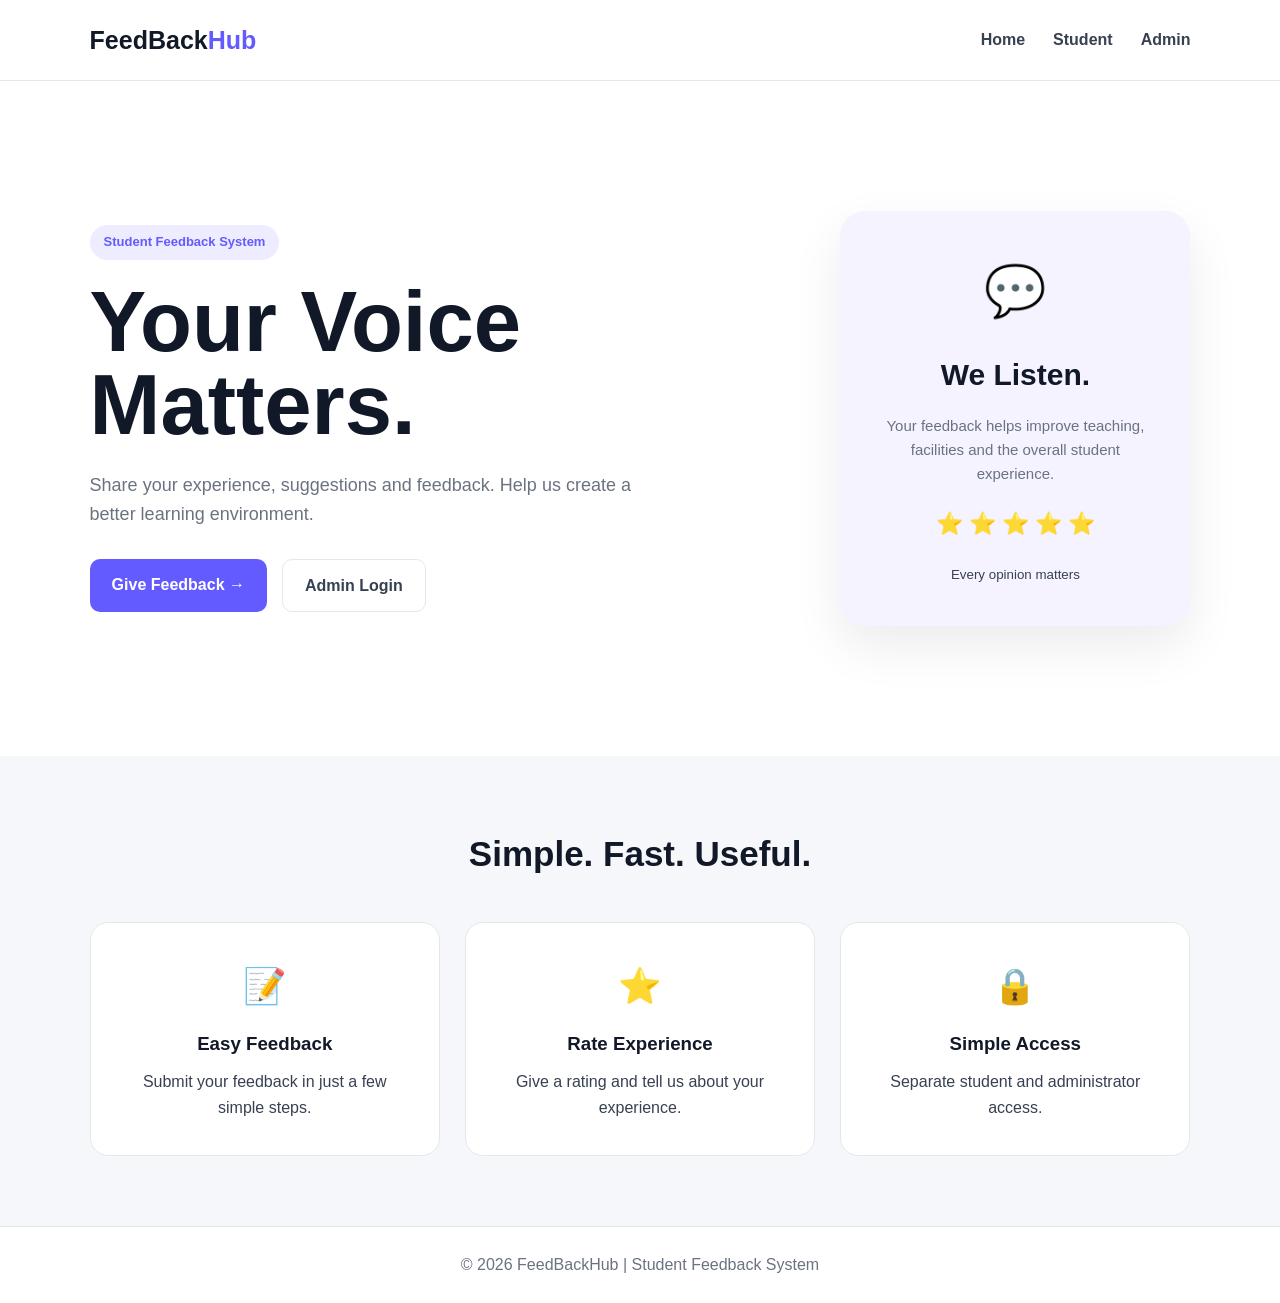
<file: index.html>
<!DOCTYPE html>
<html lang="en">
<head>
    <meta charset="UTF-8">
    <meta name="viewport" content="width=device-width, initial-scale=1.0">
    <title>FeedBackHub</title>
    <link rel="stylesheet" href="style.css">
</head>

<body>

<header class="navbar">
    <div class="logo">FeedBack<span>Hub</span></div>

    <nav>
        <a href="index.html">Home</a>
        <a href="student-login.html">Student</a>
        <a href="admin-login.html">Admin</a>
    </nav>
</header>

<section class="hero">

    <div class="hero-content">

        <div class="badge">Student Feedback System</div>

        <h1>Your Voice<br>Matters.</h1>

        <p>
            Share your experience, suggestions and feedback.
            Help us create a better learning environment.
        </p>

        <div class="hero-buttons">
            <a href="student-login.html" class="btn primary">
                Give Feedback →
            </a>

            <a href="admin-login.html" class="btn secondary">
                Admin Login
            </a>
        </div>

    </div>

    <div class="hero-card">

        <div class="floating-icon">💬</div>

        <h3>We Listen.</h3>

        <p>
            Your feedback helps improve teaching,
            facilities and the overall student experience.
        </p>

        <div class="rating-preview">
            ⭐ ⭐ ⭐ ⭐ ⭐
        </div>

        <small>Every opinion matters</small>

    </div>

</section>

<section class="features">

    <h2>Simple. Fast. Useful.</h2>

    <div class="feature-grid">

        <div class="feature-card">
            <div class="feature-icon">📝</div>
            <h3>Easy Feedback</h3>
            <p>Submit your feedback in just a few simple steps.</p>
        </div>

        <div class="feature-card">
            <div class="feature-icon">⭐</div>
            <h3>Rate Experience</h3>
            <p>Give a rating and tell us about your experience.</p>
        </div>

        <div class="feature-card">
            <div class="feature-icon">🔒</div>
            <h3>Simple Access</h3>
            <p>Separate student and administrator access.</p>
        </div>

    </div>

</section>

<footer>
    <p>© 2026 FeedBackHub | Student Feedback System</p>
</footer>

</body>
</html>
</file>
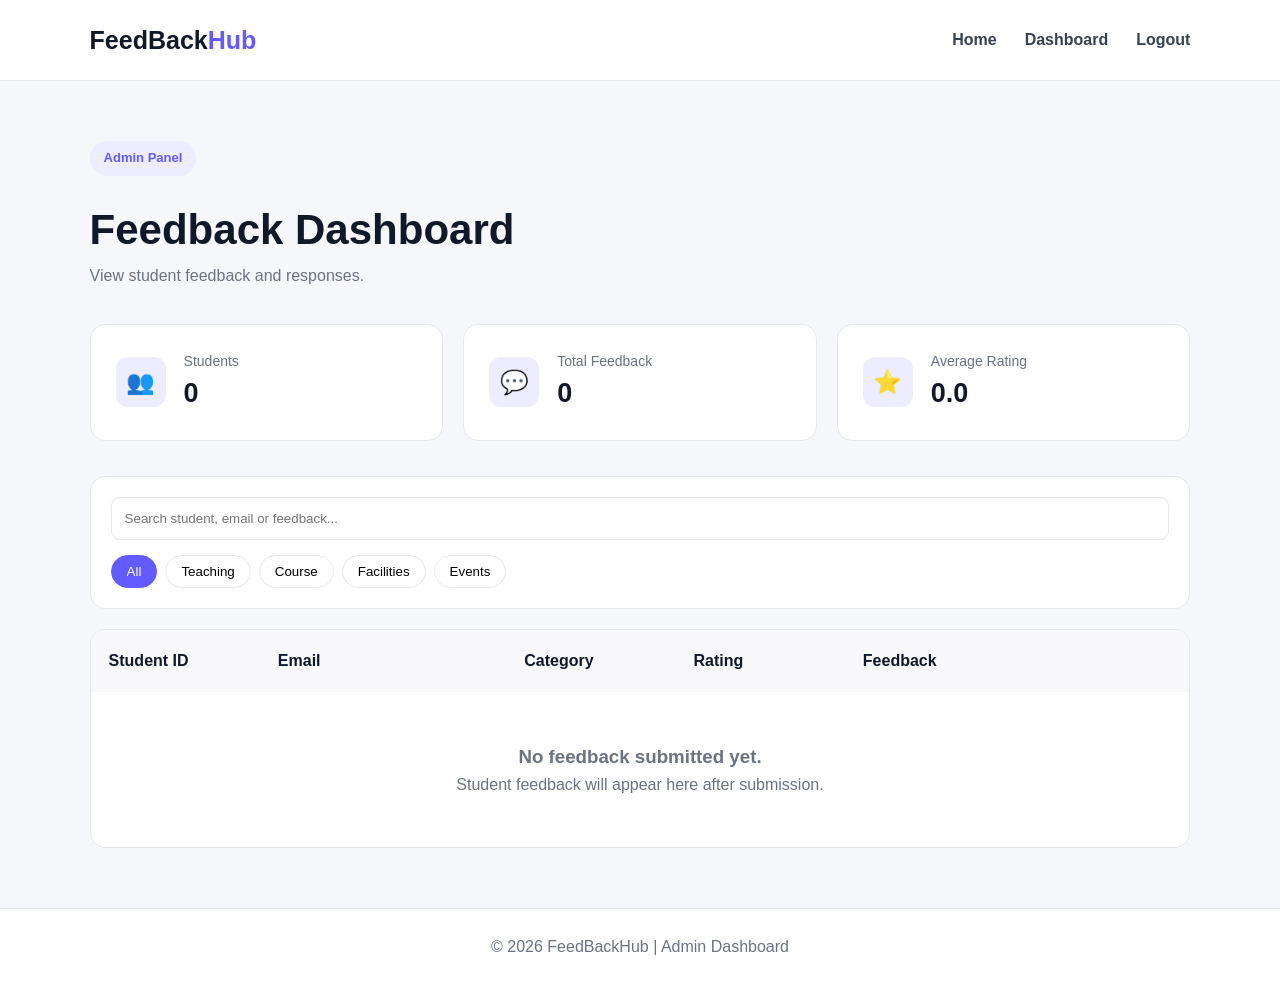
<file: admin-dashboard.html>
<!DOCTYPE html>
<html lang="en">
<head>
    <meta charset="UTF-8">
    <meta name="viewport" content="width=device-width, initial-scale=1.0">
    <title>Admin Dashboard - FeedBackHub</title>
    <link rel="stylesheet" href="style.css">
</head>

<body>

<header class="navbar">

    <div class="logo">
        FeedBack<span>Hub</span>
    </div>

    <nav>
        <a href="index.html">Home</a>
        <a href="admin-dashboard.html">Dashboard</a>
        <a href="admin-login.html">Logout</a>
    </nav>

</header>


<main class="dashboard-page">

    <div class="dashboard-header">

        <div>

            <div class="badge">
                Admin Panel
            </div>

            <h1>Feedback Dashboard</h1>

            <p>
                View student feedback and responses.
            </p>

        </div>

    </div>


    <!-- Statistics -->

    <div class="stats-grid">

        <div class="stat-card">

            <div class="stat-icon">👥</div>

            <div>

                <p>Students</p>

                <h2 id="studentCount">0</h2>

            </div>

        </div>


        <div class="stat-card">

            <div class="stat-icon">💬</div>

            <div>

                <p>Total Feedback</p>

                <h2 id="feedbackCount">0</h2>

            </div>

        </div>


        <div class="stat-card">

            <div class="stat-icon">⭐</div>

            <div>

                <p>Average Rating</p>

                <h2 id="averageRating">0.0</h2>

            </div>

        </div>

    </div>


    <!-- Search and Filter -->

    <div class="dashboard-controls">

        <div class="search-box">

            <input
                type="text"
                id="searchInput"
                placeholder="Search student, email or feedback..."
                oninput="searchFeedback()"
            >

        </div>


        <div class="filter-buttons">

            <button
                class="filter active"
                onclick="filterFeedback('All', this)"
            >
                All
            </button>

            <button
                class="filter"
                onclick="filterFeedback('Teaching', this)"
            >
                Teaching
            </button>

            <button
                class="filter"
                onclick="filterFeedback('Course', this)"
            >
                Course
            </button>

            <button
                class="filter"
                onclick="filterFeedback('Facilities', this)"
            >
                Facilities
            </button>

            <button
                class="filter"
                onclick="filterFeedback('Events', this)"
            >
                Events
            </button>

        </div>

    </div>


    <!-- Feedback Table -->

    <div
        class="feedback-table"
        id="feedbackTable"
    >
        <!-- JavaScript will add feedback here -->
    </div>

</main>


<!-- Feedback Modal -->

<div
    class="modal"
    id="feedbackModal"
>

    <div class="modal-content">

        <button
            class="modal-close"
            onclick="closeFeedback()"
        >
            ×
        </button>

        <h2>Feedback Details</h2>

        <div id="modalBody"></div>

    </div>

</div>


<footer>
    <p>© 2026 FeedBackHub | Admin Dashboard</p>
</footer>


<script src="script.js"></script>

</body>
</html>
</file>
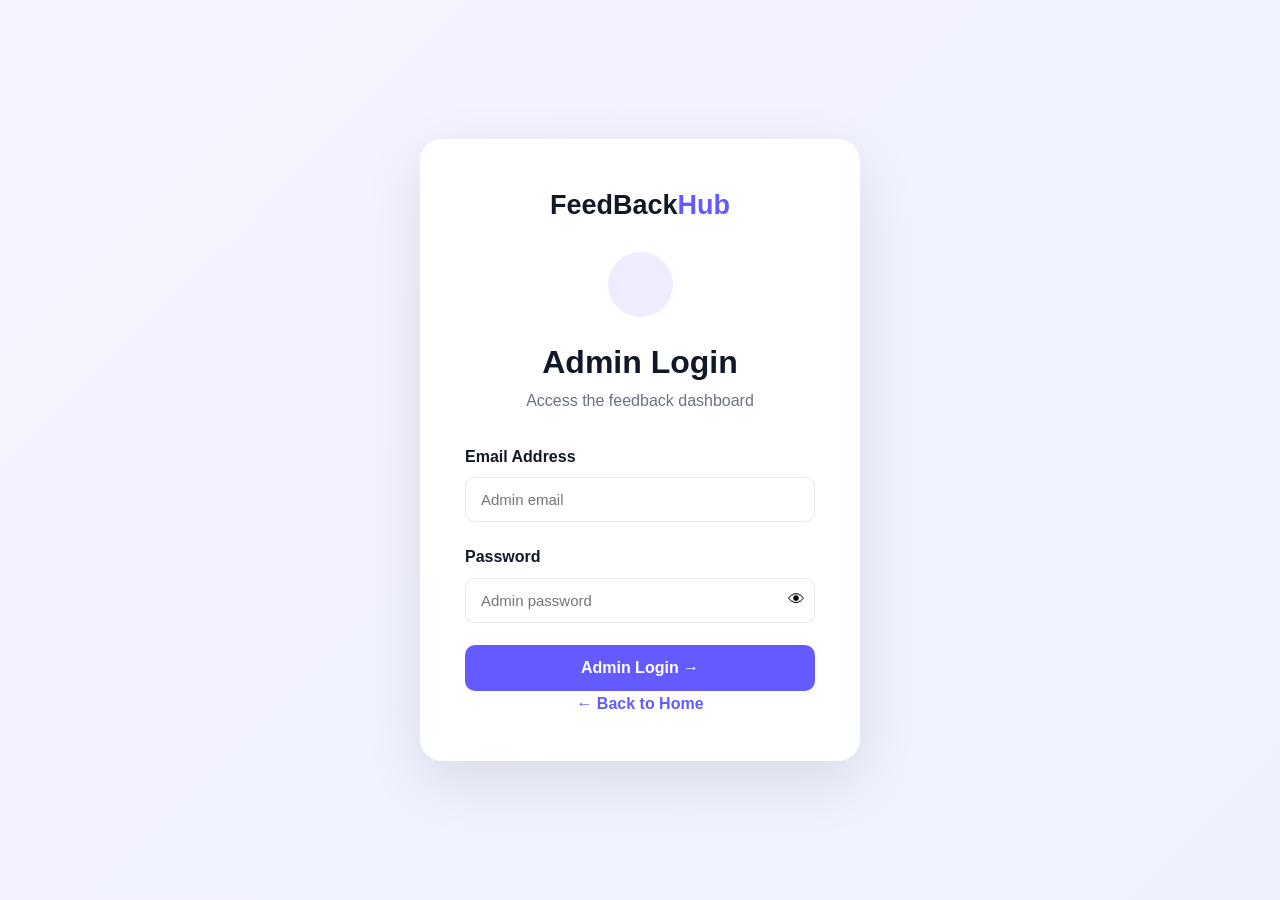
<file: admin-login.html>
<!DOCTYPE html>
<html lang="en">
<head>
    <meta charset="UTF-8">
    <meta name="viewport" content="width=device-width, initial-scale=1.0">
    <title>Admin Login - FeedBackHub</title>
    <link rel="stylesheet" href="style.css">
</head>

<body class="login-body">

<div class="login-container">

    <div class="login-box">

        <div class="login-logo">
            FeedBack<span>Hub</span>
        </div>

        <div class="login-icon"></div>

        <h1>Admin Login</h1>

        <p class="login-subtitle">
            Access the feedback dashboard
        </p>


        <form onsubmit="adminLogin(event)">

            <div class="form-group">

                <label>Email Address</label>

                <input
                    type="email"
                    id="adminEmail"
                    placeholder="Admin email"
                    required
                >

            </div>


            <div class="form-group">

                <label>Password</label>

                <div class="password-box">

                    <input
                        type="password"
                        id="adminPassword"
                        placeholder="Admin password"
                        required
                    >

                    <button
                        type="button"
                        class="show-password"
                        onclick="togglePassword('adminPassword', this)"
                    >
                        👁
                    </button>

                </div>

            </div>


            <button type="submit" class="login-btn">
                Admin Login →
            </button>

        </form>


        <p></p>
        

        <a href="index.html" class="back-link">
            ← Back to Home
        </a>

    </div>

</div>

<script src="script.js"></script>

</body>
</html>
</file>
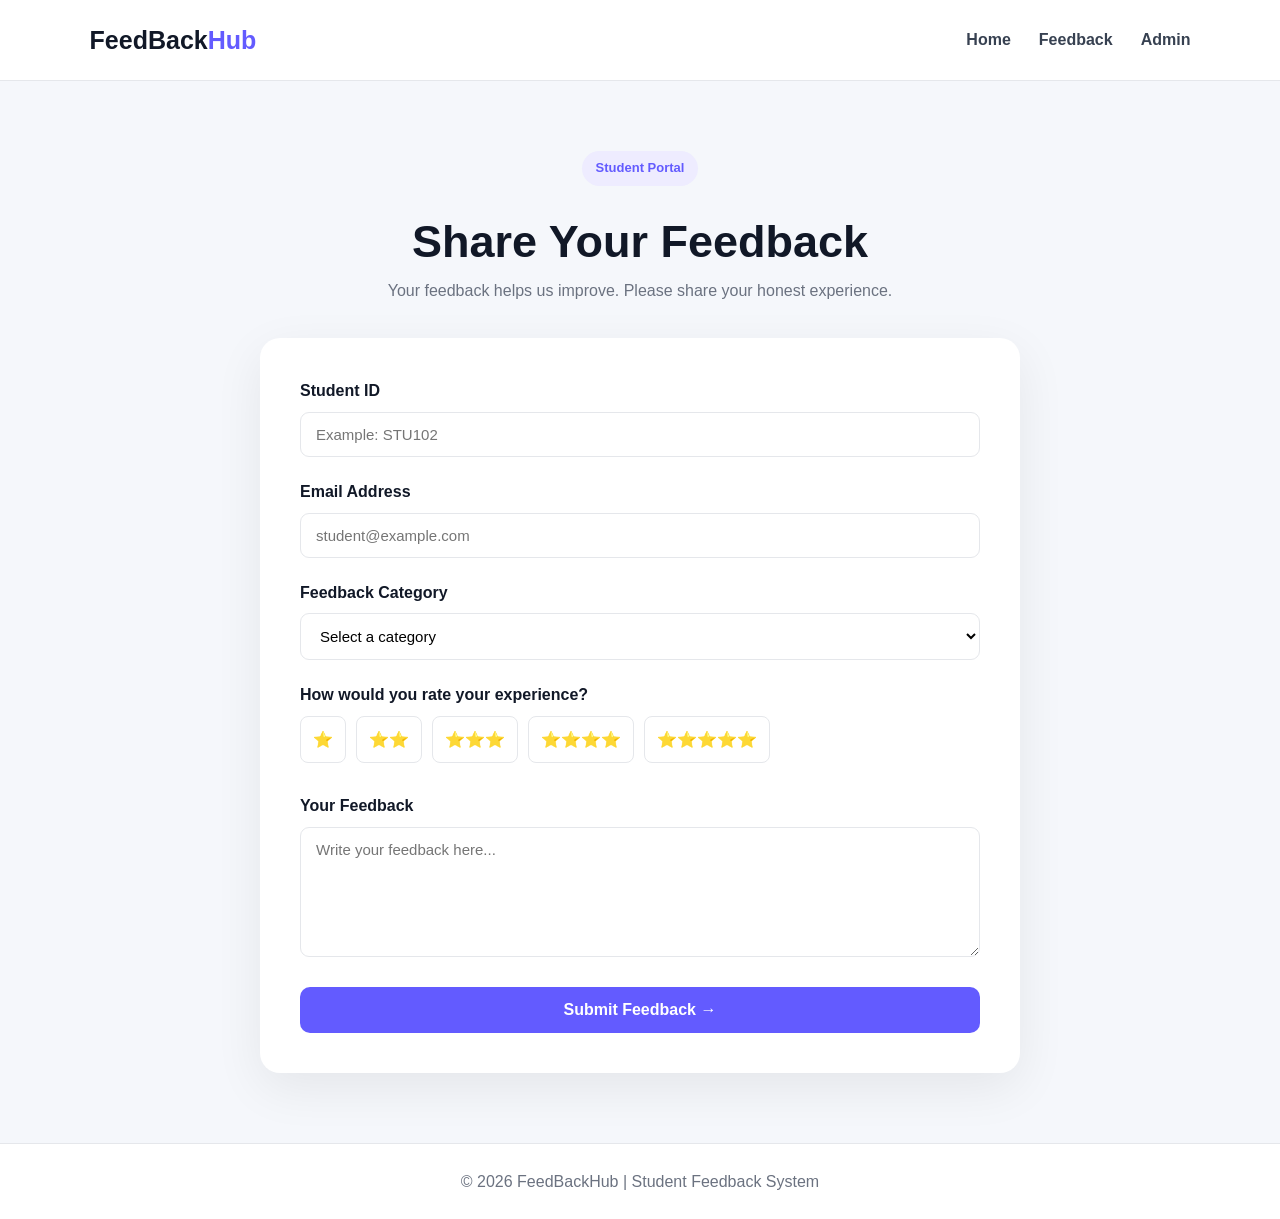
<file: feedback.html>
<!DOCTYPE html>
<html lang="en">
<head>
    <meta charset="UTF-8">
    <meta name="viewport" content="width=device-width, initial-scale=1.0">
    <title>Give Feedback - FeedBackHub</title>
    <link rel="stylesheet" href="style.css">
</head>

<body>

<header class="navbar">

    <div class="logo">
        FeedBack<span>Hub</span>
    </div>

    <nav>
        <a href="index.html">Home</a>
        <a href="feedback.html">Feedback</a>
        <a href="admin-login.html">Admin</a>
    </nav>

</header>

<main class="feedback-page">

    <div class="feedback-header">

        <div class="badge">Student Portal</div>

        <h1>Share Your Feedback</h1>

        <p>
            Your feedback helps us improve.
            Please share your honest experience.
        </p>

    </div>


    <div class="feedback-card">

        <form onsubmit="submitFeedback(event)" id="feedbackForm">

            <!-- Student ID -->

            <div class="form-group">

                <label for="studentId">
                    Student ID
                </label>

                <input
                    type="text"
                    id="studentId"
                    placeholder="Example: STU102"
                    required
                >

            </div>


            <!-- Email -->

            <div class="form-group">

                <label for="studentEmail">
                    Email Address
                </label>

                <input
                    type="email"
                    id="studentEmail"
                    placeholder="student@example.com"
                    required
                >

            </div>


            <!-- Category -->

            <div class="form-group">

                <label for="category">
                    Feedback Category
                </label>

                <select id="category" required>

                    <option value="">
                        Select a category
                    </option>

                    <option value="Teaching">
                        Teaching
                    </option>

                    <option value="Course">
                        Course
                    </option>

                    <option value="Facilities">
                        Facilities
                    </option>

                    <option value="Events">
                        Events
                    </option>

                    <option value="Other">
                        Other
                    </option>

                </select>

            </div>


            <!-- Rating -->

            <div class="form-group">

                <label>
                    How would you rate your experience?
                </label>

                <div class="star-rating">

                    <label>
                        <input type="radio" name="rating" value="1">
                        <span>⭐</span>
                    </label>

                    <label>
                        <input type="radio" name="rating" value="2">
                        <span>⭐⭐</span>
                    </label>

                    <label>
                        <input type="radio" name="rating" value="3">
                        <span>⭐⭐⭐</span>
                    </label>

                    <label>
                        <input type="radio" name="rating" value="4">
                        <span>⭐⭐⭐⭐</span>
                    </label>

                    <label>
                        <input type="radio" name="rating" value="5">
                        <span>⭐⭐⭐⭐⭐</span>
                    </label>

                </div>

            </div>


            <!-- Feedback -->

            <div class="form-group">

                <label for="feedback">
                    Your Feedback
                </label>

                <textarea
                    id="feedback"
                    rows="6"
                    placeholder="Write your feedback here..."
                    required
                ></textarea>

            </div>


            <button type="submit" class="submit-btn">
                Submit Feedback →
            </button>

        </form>


        <!-- Success -->

        <div class="success-message" id="successMessage">

            <div class="success-icon">
                ✓
            </div>

            <h2>Feedback Submitted!</h2>

            <p>
                Thank you for sharing your feedback.
            </p>

            <a href="index.html" class="btn primary">
                Back to Home
            </a>

        </div>

    </div>

</main>

<footer>
    <p>© 2026 FeedBackHub | Student Feedback System</p>
</footer>

<script src="script.js"></script>

</body>
</html>
</file>
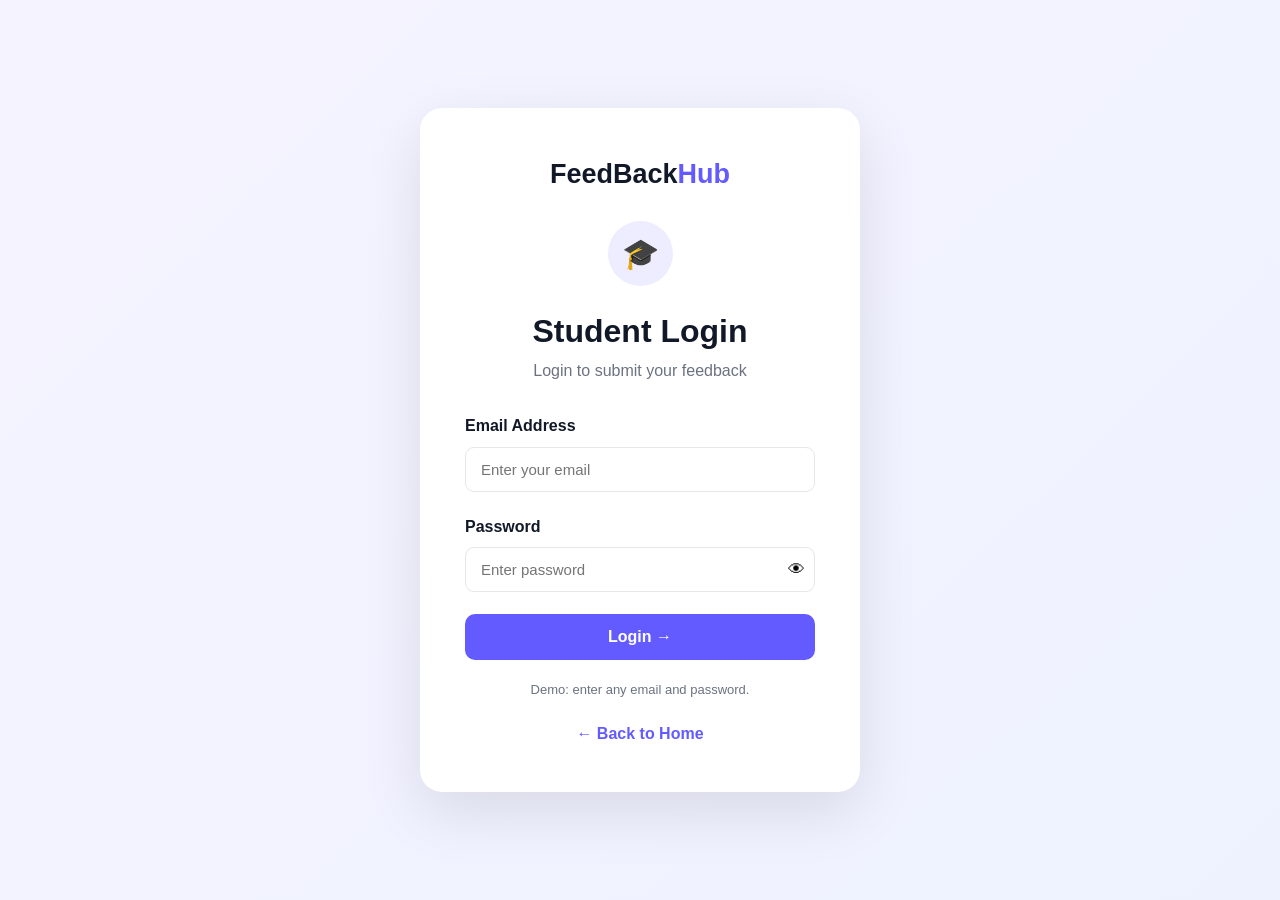
<file: student-login.html>
<!DOCTYPE html>
<html lang="en">
<head>
    <meta charset="UTF-8">
    <meta name="viewport" content="width=device-width, initial-scale=1.0">
    <title>Student Login - FeedBackHub</title>
    <link rel="stylesheet" href="style.css">
</head>

<body class="login-body">

<div class="login-container">

    <div class="login-box">

        <div class="login-logo">
            FeedBack<span>Hub</span>
        </div>

        <div class="login-icon">🎓</div>

        <h1>Student Login</h1>

        <p class="login-subtitle">
            Login to submit your feedback
        </p>

        <form onsubmit="studentLogin(event)">

            <div class="form-group">
                <label>Email Address</label>

                <input
                    type="email"
                    id="studentLoginEmail"
                    placeholder="Enter your email"
                    required
                >
            </div>

            <div class="form-group">

                <label>Password</label>

                <div class="password-box">

                    <input
                        type="password"
                        id="studentPassword"
                        placeholder="Enter password"
                        required
                    >

                    <button
                        type="button"
                        class="show-password"
                        onclick="togglePassword('studentPassword', this)"
                    >
                        👁
                    </button>

                </div>

            </div>

            <button type="submit" class="login-btn">
                Login →
            </button>

        </form>

        <p class="demo-note">
            Demo: enter any email and password.
        </p>

        <a href="index.html" class="back-link">
            ← Back to Home
        </a>

    </div>

</div>

<script src="script.js"></script>

</body>
</html>
</file>
<file: style.css>
* {
    margin: 0;
    padding: 0;
    box-sizing: border-box;
}

:root {
    --primary: #635bff;
    --primary-dark: #5148e5;
    --dark: #111827;
    --text: #374151;
    --muted: #6b7280;
    --light: #f5f7fb;
    --white: #ffffff;
    --border: #e5e7eb;
    --success: #16a34a;
}

body {
    font-family: Arial, Helvetica, sans-serif;
    background: var(--light);
    color: var(--text);
    line-height: 1.6;
}

a {
    text-decoration: none;
    color: inherit;
}

.navbar {
    width: 100%;
    padding: 20px 7%;
    background: var(--white);
    display: flex;
    justify-content: space-between;
    align-items: center;
    border-bottom: 1px solid var(--border);
}

.logo {
    font-size: 25px;
    font-weight: 800;
    color: var(--dark);
}

.logo span,
.login-logo span {
    color: var(--primary);
}

.navbar nav {
    display: flex;
    gap: 28px;
}

.navbar nav a {
    font-weight: 600;
    color: var(--text);
}

.navbar nav a:hover {
    color: var(--primary);
}


/* HOME */

.hero {
    min-height: 75vh;
    padding: 80px 7%;
    display: flex;
    justify-content: space-between;
    align-items: center;
    gap: 60px;
    background: var(--white);
}

.hero-content {
    max-width: 650px;
}

.badge {
    display: inline-block;
    padding: 7px 14px;
    border-radius: 30px;
    background: #eeecff;
    color: var(--primary);
    font-size: 13px;
    font-weight: 700;
    margin-bottom: 20px;
}

.hero h1 {
    font-size: clamp(50px, 7vw, 85px);
    line-height: 0.98;
    color: var(--dark);
    margin-bottom: 25px;
}

.hero p {
    color: var(--muted);
    font-size: 18px;
    max-width: 560px;
}

.hero-buttons {
    display: flex;
    gap: 15px;
    margin-top: 30px;
    flex-wrap: wrap;
}

.btn {
    display: inline-block;
    padding: 13px 22px;
    border-radius: 10px;
    font-weight: 700;
}

.btn.primary {
    background: var(--primary);
    color: white;
}

.btn.primary:hover {
    background: var(--primary-dark);
}

.btn.secondary {
    border: 1px solid var(--border);
    background: white;
}

.hero-card {
    width: 350px;
    padding: 40px;
    border-radius: 25px;
    background: #f5f3ff;
    text-align: center;
    box-shadow: 0 20px 50px rgba(0, 0, 0, 0.08);
}

.floating-icon {
    font-size: 50px;
    margin-bottom: 20px;
}

.hero-card h3 {
    color: var(--dark);
    font-size: 30px;
}

.hero-card p {
    font-size: 15px;
    margin: 15px auto;
}

.rating-preview {
    margin: 20px 0;
    font-size: 22px;
}


/* FEATURES */

.features {
    padding: 70px 7%;
    text-align: center;
}

.features h2 {
    font-size: 35px;
    color: var(--dark);
    margin-bottom: 40px;
}

.feature-grid {
    display: grid;
    grid-template-columns: repeat(3, 1fr);
    gap: 25px;
}

.feature-card {
    background: white;
    padding: 35px;
    border-radius: 18px;
    border: 1px solid var(--border);
}

.feature-icon {
    font-size: 35px;
    margin-bottom: 15px;
}

.feature-card h3 {
    color: var(--dark);
    margin-bottom: 10px;
}


/* FOOTER */

footer {
    text-align: center;
    padding: 25px;
    background: white;
    border-top: 1px solid var(--border);
    color: var(--muted);
}


/* LOGIN */

.login-body {
    min-height: 100vh;
    display: flex;
    align-items: center;
    justify-content: center;
    background: linear-gradient(135deg, #f5f3ff, #eef2ff);
    padding: 20px;
}

.login-container {
    width: 100%;
    max-width: 440px;
}

.login-box {
    background: white;
    padding: 45px;
    border-radius: 22px;
    box-shadow: 0 20px 60px rgba(0, 0, 0, 0.1);
}

.login-logo {
    text-align: center;
    font-size: 27px;
    font-weight: 800;
    color: var(--dark);
    margin-bottom: 25px;
}

.login-icon {
    width: 65px;
    height: 65px;
    border-radius: 50%;
    background: #eeecff;
    display: flex;
    align-items: center;
    justify-content: center;
    font-size: 30px;
    margin: auto;
}

.login-box h1 {
    text-align: center;
    color: var(--dark);
    margin-top: 20px;
}

.login-subtitle {
    text-align: center;
    color: var(--muted);
    margin-bottom: 30px;
}

.form-group {
    margin-bottom: 22px;
}

.form-group label {
    display: block;
    font-weight: 700;
    margin-bottom: 8px;
    color: var(--dark);
}

.form-group input,
.form-group select,
.form-group textarea {
    width: 100%;
    padding: 13px 15px;
    border: 1px solid var(--border);
    border-radius: 9px;
    font-size: 15px;
    outline: none;
    background: white;
    font-family: inherit;
}

.form-group input:focus,
.form-group select:focus,
.form-group textarea:focus {
    border-color: var(--primary);
}

.password-box {
    position: relative;
}

.password-box input {
    padding-right: 50px;
}

.show-password {
    position: absolute;
    right: 10px;
    top: 50%;
    transform: translateY(-50%);
    border: none;
    background: transparent;
    cursor: pointer;
    font-size: 17px;
}

.login-btn,
.submit-btn {
    width: 100%;
    border: none;
    background: var(--primary);
    color: white;
    padding: 14px;
    border-radius: 10px;
    font-size: 16px;
    font-weight: 700;
    cursor: pointer;
}

.login-btn:hover,
.submit-btn:hover {
    background: var(--primary-dark);
}

.demo-note {
    text-align: center;
    margin: 20px 0;
    color: var(--muted);
    font-size: 13px;
}

.back-link {
    display: block;
    text-align: center;
    color: var(--primary);
    font-weight: 600;
}


/* FEEDBACK PAGE */

.feedback-page {
    max-width: 800px;
    margin: auto;
    padding: 70px 20px;
}

.feedback-header {
    text-align: center;
    margin-bottom: 35px;
}

.feedback-header h1 {
    font-size: 45px;
    color: var(--dark);
}

.feedback-header p {
    color: var(--muted);
}

.feedback-card {
    background: white;
    padding: 40px;
    border-radius: 20px;
    box-shadow: 0 15px 50px rgba(0, 0, 0, 0.07);
}

.star-rating {
    display: flex;
    gap: 10px;
    flex-wrap: wrap;
}

.star-rating label {
    cursor: pointer;
}

.star-rating input {
    display: none;
}

.star-rating span {
    display: inline-block;
    padding: 10px 12px;
    border: 1px solid var(--border);
    border-radius: 8px;
}

.star-rating input:checked + span {
    border-color: var(--primary);
    background: #eeecff;
}

.success-message {
    display: none;
    text-align: center;
    padding: 40px 10px;
}

.success-icon {
    width: 70px;
    height: 70px;
    background: #dcfce7;
    color: var(--success);
    border-radius: 50%;
    display: flex;
    align-items: center;
    justify-content: center;
    font-size: 35px;
    font-weight: bold;
    margin: 0 auto 20px;
}

.success-message h2 {
    color: var(--dark);
    margin-bottom: 10px;
}

.success-message p {
    color: var(--muted);
    margin-bottom: 25px;
}


/* DASHBOARD */

.dashboard-page {
    padding: 60px 7%;
}

.dashboard-header {
    margin-bottom: 35px;
}

.dashboard-header h1 {
    font-size: 42px;
    color: var(--dark);
}

.dashboard-header p {
    color: var(--muted);
}

.stats-grid {
    display: grid;
    grid-template-columns: repeat(3, 1fr);
    gap: 20px;
    margin-bottom: 35px;
}

.stat-card {
    background: white;
    border: 1px solid var(--border);
    border-radius: 15px;
    padding: 25px;
    display: flex;
    align-items: center;
    gap: 18px;
}

.stat-icon {
    width: 50px;
    height: 50px;
    background: #eeecff;
    border-radius: 12px;
    display: flex;
    align-items: center;
    justify-content: center;
    font-size: 23px;
}

.stat-card p {
    color: var(--muted);
    font-size: 14px;
}

.stat-card h2 {
    color: var(--dark);
    font-size: 27px;
}

.dashboard-controls {
    background: white;
    padding: 20px;
    border: 1px solid var(--border);
    border-radius: 15px;
    margin-bottom: 20px;
}

.search-box input {
    width: 100%;
    padding: 13px;
    border: 1px solid var(--border);
    border-radius: 9px;
    outline: none;
}

.filter-buttons {
    display: flex;
    gap: 8px;
    margin-top: 15px;
    flex-wrap: wrap;
}

.filter {
    border: 1px solid var(--border);
    background: white;
    padding: 8px 15px;
    border-radius: 20px;
    cursor: pointer;
}

.filter.active {
    background: var(--primary);
    color: white;
    border-color: var(--primary);
}


/* FEEDBACK TABLE */

.feedback-table {
    background: white;
    border: 1px solid var(--border);
    border-radius: 15px;
    overflow: hidden;
}

.table-header,
.feedback-row {
    display: grid;
    grid-template-columns: 1fr 1.5fr 1fr 1fr 2fr;
    gap: 15px;
    padding: 18px;
    align-items: center;
}

.table-header {
    background: #f8f8fb;
    font-weight: 700;
    color: var(--dark);
}

.feedback-row {
    border-top: 1px solid var(--border);
    font-size: 14px;
}

.feedback-row:hover {
    background: #fafaff;
}

.feedback-row small {
    display: block;
    color: var(--muted);
    margin-top: 5px;
}

.view-btn {
    border: none;
    background: var(--primary);
    color: white;
    padding: 7px 12px;
    border-radius: 7px;
    cursor: pointer;
    margin-top: 8px;
}

.empty-state {
    padding: 50px 20px;
    text-align: center;
    color: var(--muted);
}


/* MODAL */

.modal {
    display: none;
    position: fixed;
    inset: 0;
    background: rgba(0, 0, 0, 0.5);
    align-items: center;
    justify-content: center;
    padding: 20px;
    z-index: 1000;
}

.modal-content {
    background: white;
    width: 100%;
    max-width: 550px;
    border-radius: 18px;
    padding: 35px;
    position: relative;
}

.modal-content h2 {
    color: var(--dark);
    margin-bottom: 20px;
}

.modal-close {
    position: absolute;
    right: 20px;
    top: 15px;
    border: none;
    background: transparent;
    font-size: 30px;
    cursor: pointer;
}

.modal-info {
    margin-bottom: 15px;
}

.modal-info strong {
    color: var(--dark);
}

.modal-feedback {
    background: var(--light);
    padding: 15px;
    border-radius: 10px;
    margin-top: 10px;
}


/* RESPONSIVE */

@media (max-width: 850px) {

    .hero {
        flex-direction: column;
        text-align: center;
    }

    .hero p {
        margin: auto;
    }

    .hero-buttons {
        justify-content: center;
    }

    .feature-grid {
        grid-template-columns: 1fr;
    }

    .stats-grid {
        grid-template-columns: 1fr;
    }

    .table-header {
        display: none;
    }

    .feedback-table {
        overflow-x: auto;
    }

    .feedback-row {
        min-width: 850px;
    }

}

@media (max-width: 600px) {

    .navbar {
        padding: 16px 20px;
        flex-direction: column;
        gap: 15px;
    }

    .navbar nav {
        gap: 15px;
        font-size: 14px;
    }

    .hero {
        padding: 60px 20px;
    }

    .hero h1 {
        font-size: 52px;
    }

    .hero-card {
        width: 100%;
    }

    .feedback-header h1 {
        font-size: 34px;
    }

    .feedback-card {
        padding: 25px 18px;
    }

    .login-box {
        padding: 30px 20px;
    }

    .dashboard-page {
        padding: 40px 20px;
    }

    .dashboard-header h1 {
        font-size: 32px;
    }

}
</file>
